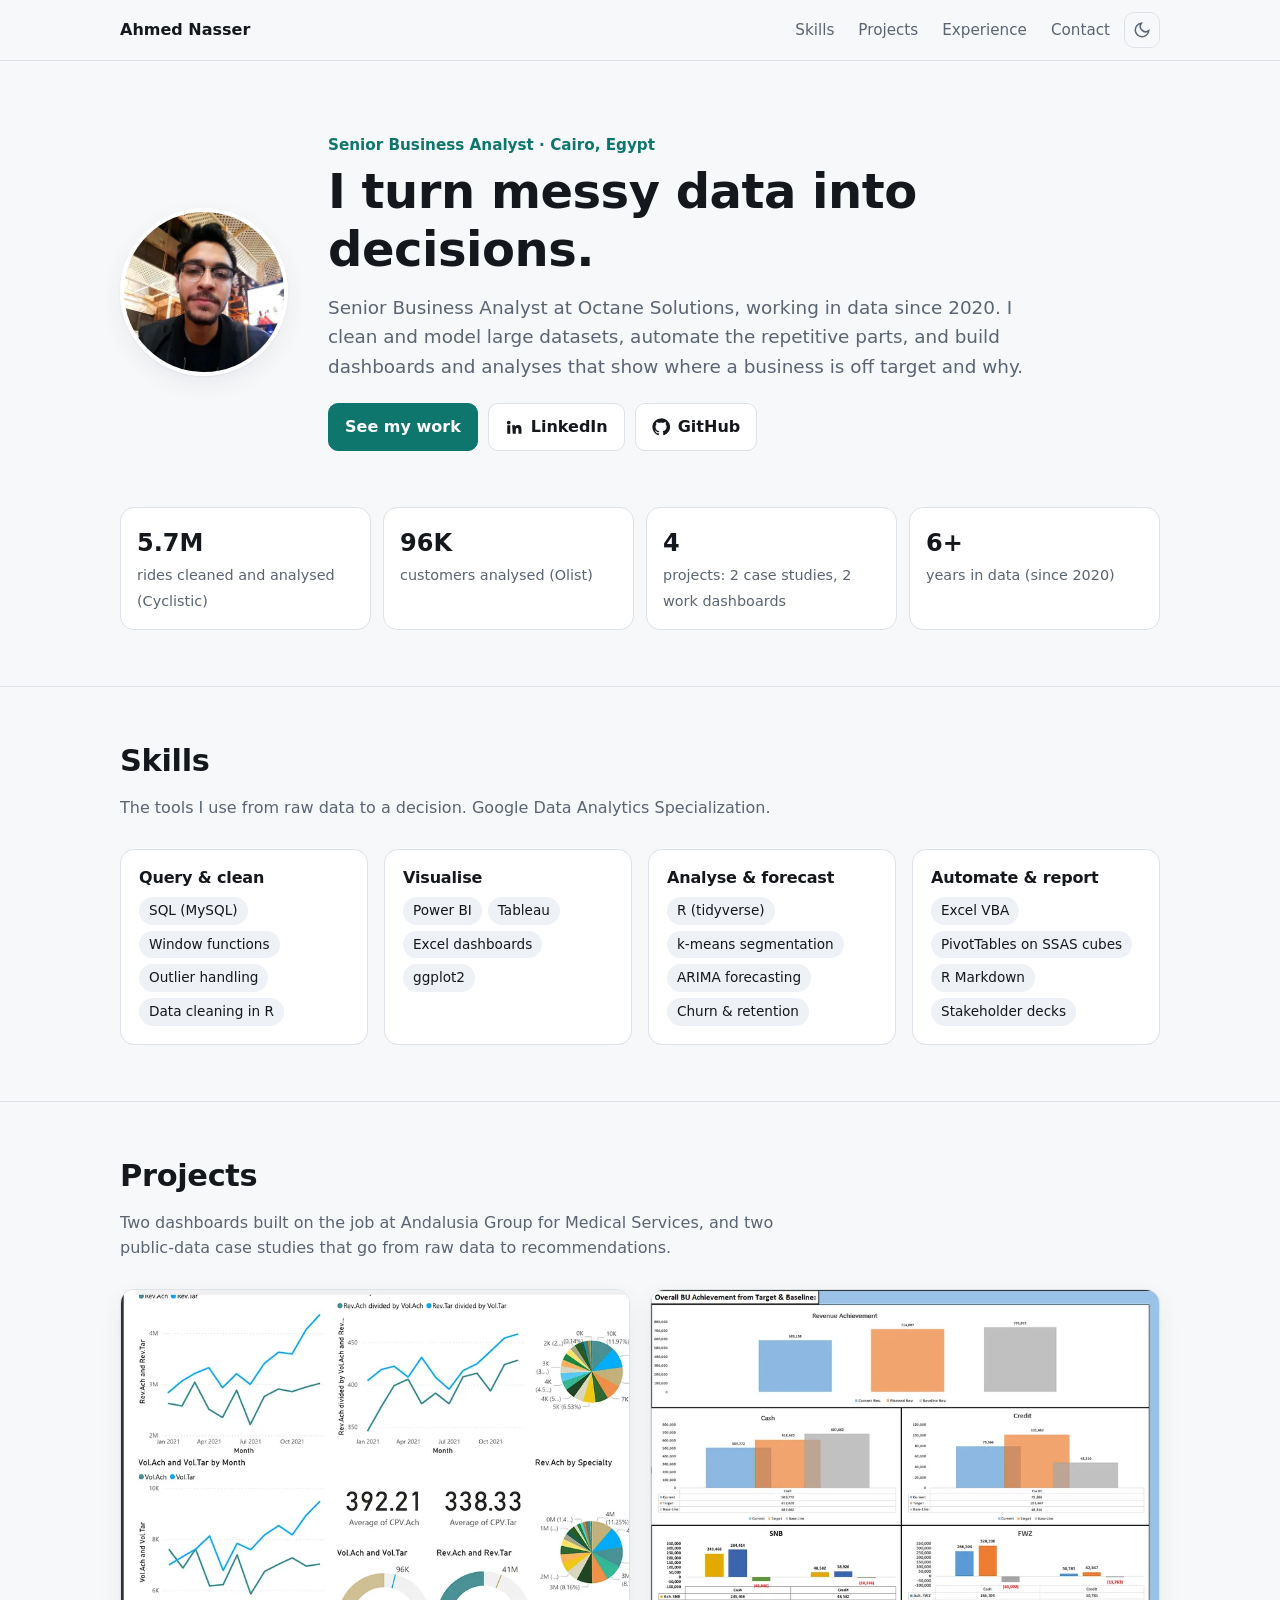
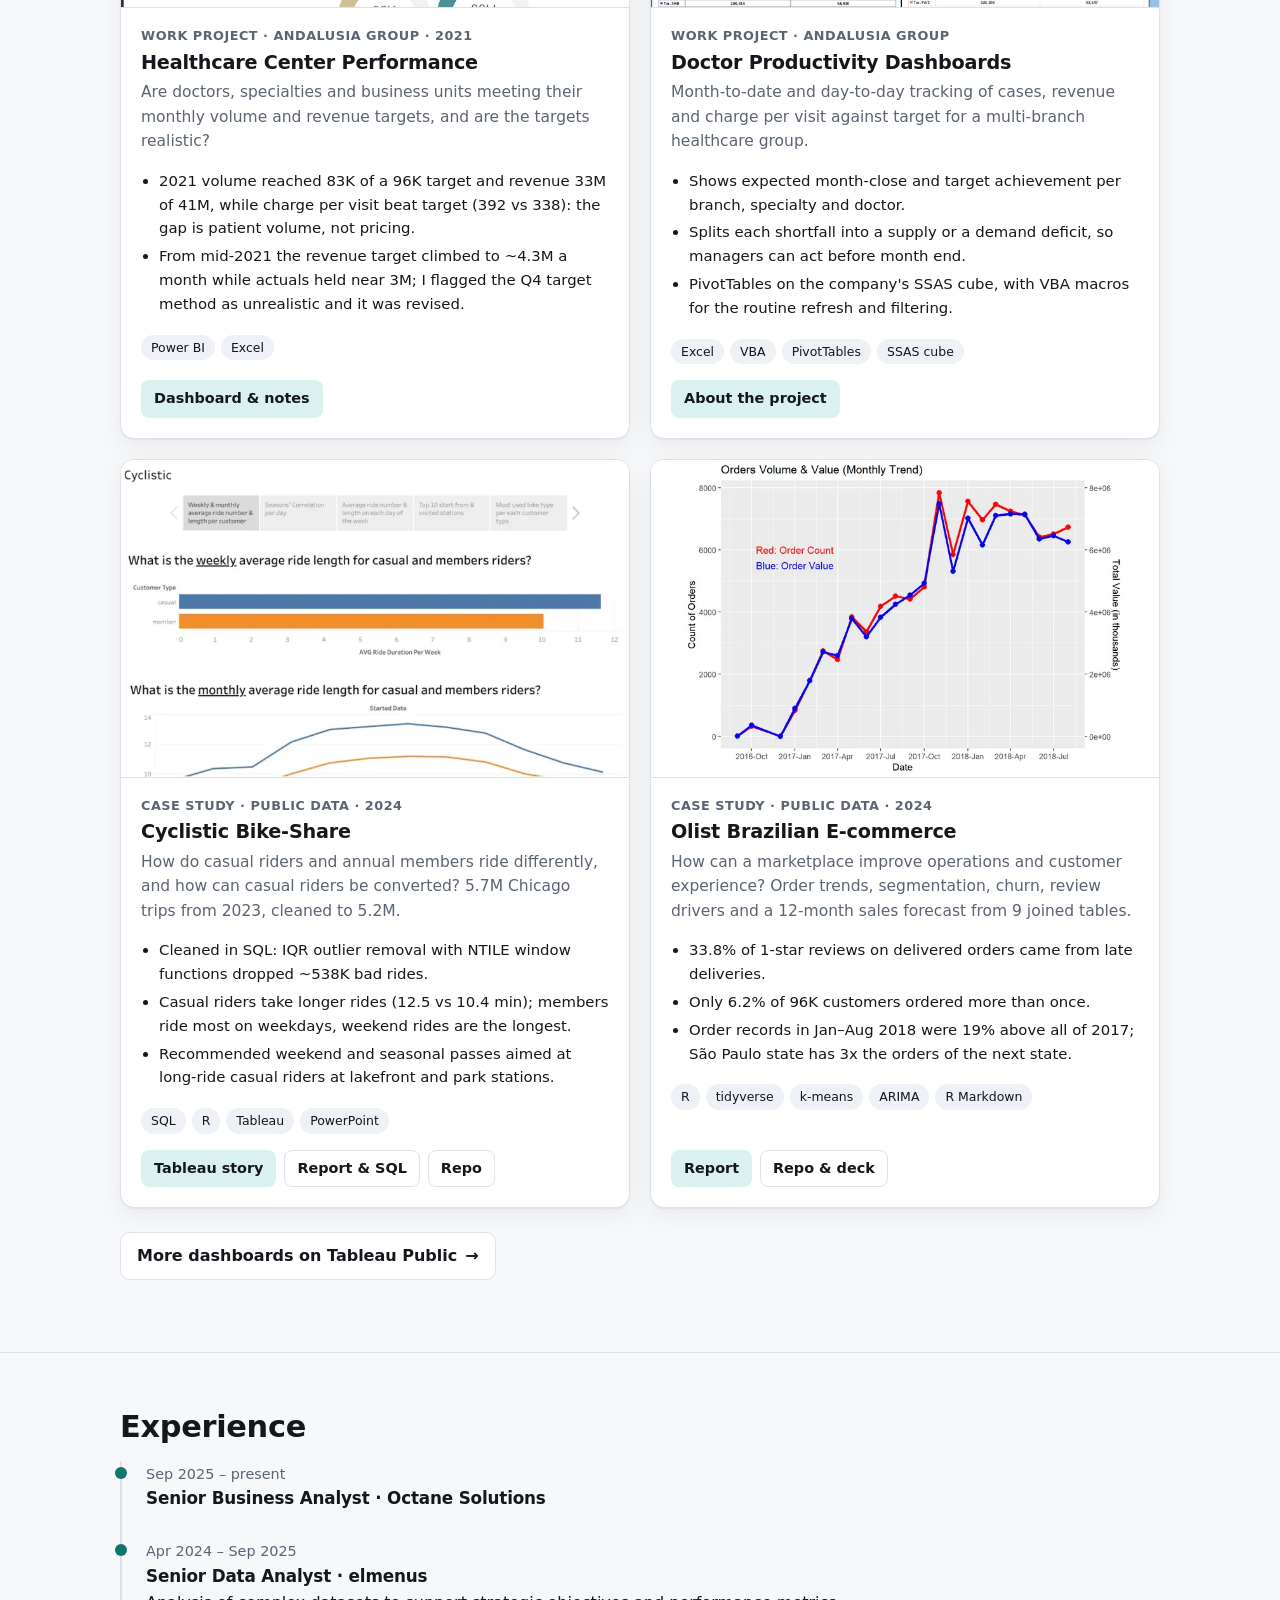
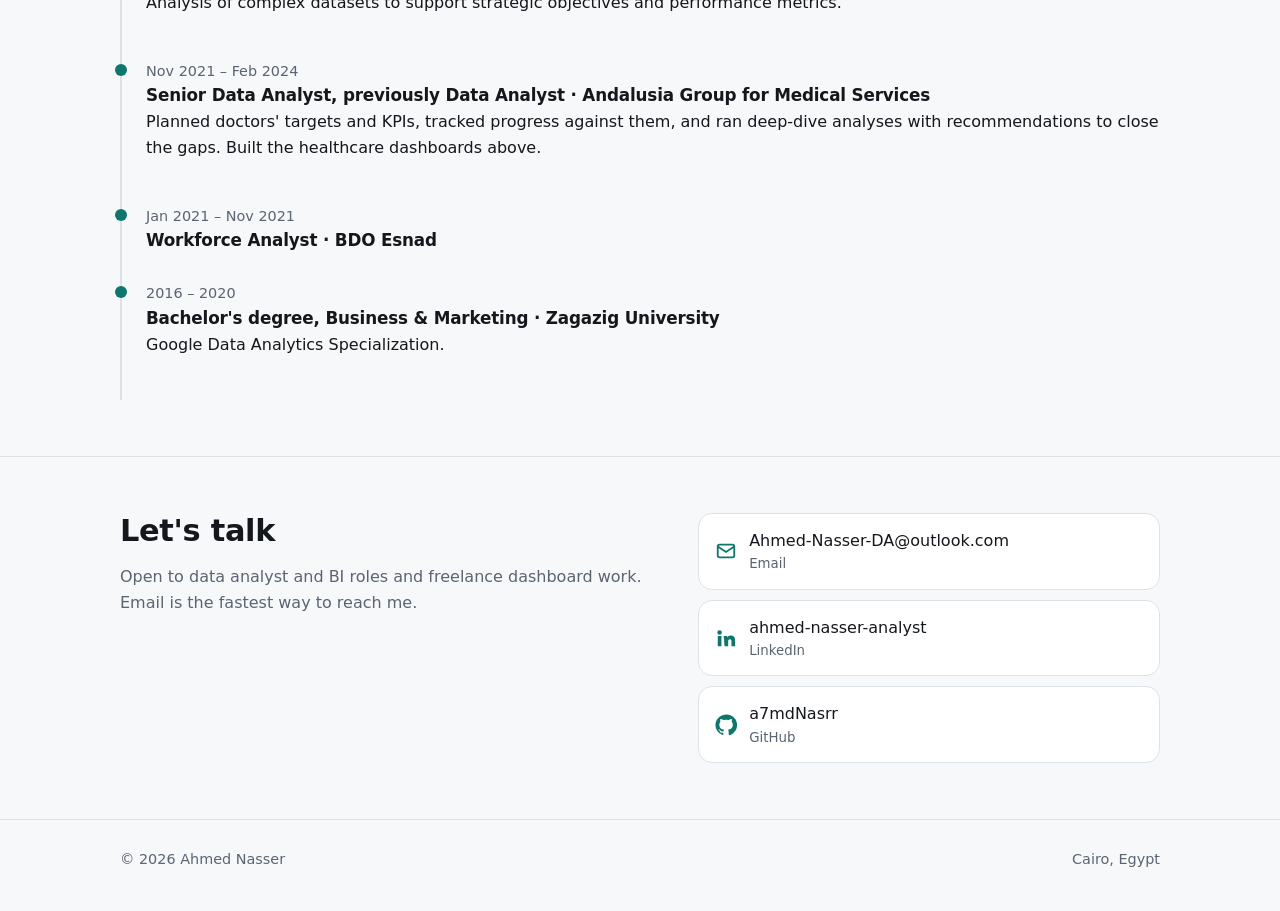
<file: index.html>
<!doctype html>
<html lang="en">
<head>
  <meta charset="utf-8">
  <meta name="viewport" content="width=device-width, initial-scale=1">
  <script>
    try { var t = localStorage.getItem("theme"); if (t) document.documentElement.dataset.theme = t; } catch (e) {}
  </script>
  <title>Ahmed Nasser · Senior Business Analyst</title>
  <meta name="description" content="Ahmed Nasser, senior business analyst in Cairo. SQL, Power BI, Tableau, Excel/VBA and R: bike-share and e-commerce case studies and healthcare performance dashboards.">
  <meta name="author" content="Ahmed Nasser">
  <meta name="theme-color" content="#f7f8fa" media="(prefers-color-scheme: light)">
  <meta name="theme-color" content="#0e1116" media="(prefers-color-scheme: dark)">
  <!-- TODO after renaming the repo to a7mdNasrr.github.io: update the 3 URLs below -->
  <link rel="canonical" href="https://a7mdnasrr.github.io/AhmedNasser.github.io/">
  <meta property="og:type" content="website">
  <meta property="og:title" content="Ahmed Nasser · Senior Business Analyst">
  <meta property="og:description" content="Senior business analyst: case studies and dashboards with SQL, Power BI, Tableau, Excel/VBA and R.">
  <meta property="og:url" content="https://a7mdnasrr.github.io/AhmedNasser.github.io/">
  <meta property="og:image" content="https://a7mdnasrr.github.io/AhmedNasser.github.io/images/avatar-336.jpg">
  <meta name="twitter:card" content="summary">
  <link rel="icon" href="data:image/svg+xml,%3Csvg xmlns='http://www.w3.org/2000/svg' viewBox='0 0 64 64'%3E%3Crect width='64' height='64' rx='14' fill='%230f766e'/%3E%3Cpath d='M14 46h8v-12h-8zM28 46h8V22h-8zM42 46h8V14h-8z' fill='%23fff'/%3E%3C/svg%3E">
  <link rel="stylesheet" href="assets/site.css">
  <script type="application/ld+json">
  {"@context":"https://schema.org","@type":"Person","name":"Ahmed Nasser","jobTitle":"Senior Business Analyst","worksFor":{"@type":"Organization","name":"Octane Solutions"},
   "address":{"@type":"PostalAddress","addressLocality":"Cairo","addressCountry":"EG"},
   "sameAs":["https://github.com/a7mdNasrr","https://www.linkedin.com/in/ahmed-nasser-analyst","https://public.tableau.com/app/profile/ahmed.nasser.viz"]}
  </script>
</head>
<body>
  <a class="skip" href="#main">Skip to content</a>

  <header>
    <nav class="nav" aria-label="Main">
      <div class="wrap">
        <a class="brand" href="#top">Ahmed Nasser</a>
        <ul>
          <li class="hide-sm"><a href="#skills">Skills</a></li>
          <li><a href="#projects">Projects</a></li>
          <li class="hide-sm"><a href="#experience">Experience</a></li>
          <li><a href="#contact">Contact</a></li>
          <li><button class="theme" type="button" aria-label="Dark theme" aria-pressed="false" title="Switch theme">
            <svg class="moon" width="18" height="18" viewBox="0 0 24 24" fill="none" stroke="currentColor" stroke-width="2" aria-hidden="true"><path d="M21 12.8A9 9 0 1 1 11.2 3a7 7 0 0 0 9.8 9.8z"/></svg>
            <svg class="sun" width="18" height="18" viewBox="0 0 24 24" fill="none" stroke="currentColor" stroke-width="2" aria-hidden="true"><circle cx="12" cy="12" r="4"/><path d="M12 2v2M12 20v2M4.9 4.9l1.4 1.4M17.7 17.7l1.4 1.4M2 12h2M20 12h2M4.9 19.1l1.4-1.4M17.7 6.3l1.4-1.4"/></svg>
          </button></li>
        </ul>
      </div>
    </nav>
  </header>

  <main id="main">
    <section class="hero" id="top" aria-labelledby="hero-title">
      <div class="wrap">
        <picture>
          <source srcset="images/avatar-336.webp" type="image/webp">
          <img class="avatar" src="images/avatar-336.jpg" width="168" height="168" alt="Portrait of Ahmed Nasser" fetchpriority="high">
        </picture>
        <div>
          <p class="eyebrow">Senior Business Analyst · Cairo, Egypt</p>
          <h1 id="hero-title">I turn messy data into decisions.</h1>
          <p class="lead">
            Senior Business Analyst at Octane Solutions, working in data since 2020.
            I clean and model large datasets, automate the repetitive parts, and build dashboards and analyses
            that show where a business is off target and why.
          </p>
          <div class="actions">
            <a class="btn primary" href="#projects">See my work</a>
            <a class="btn" href="https://www.linkedin.com/in/ahmed-nasser-analyst" rel="noopener">
              <svg viewBox="0 0 24 24" fill="currentColor" aria-hidden="true"><path d="M4.98 3.5a2.5 2.5 0 1 1 0 5 2.5 2.5 0 0 1 0-5zM3 9.75h4V21H3zM9.5 9.75h3.8v1.6h.06c.53-1 1.84-2.06 3.79-2.06 4.05 0 4.8 2.67 4.8 6.14V21h-4v-5.01c0-1.2-.02-2.73-1.66-2.73-1.67 0-1.92 1.3-1.92 2.64V21h-4z"/></svg>
              LinkedIn</a>
            <a class="btn" href="https://github.com/a7mdNasrr" rel="noopener">
              <svg viewBox="0 0 24 24" fill="currentColor" aria-hidden="true"><path d="M12 .5a11.5 11.5 0 0 0-3.64 22.41c.58.1.79-.25.79-.56v-2c-3.2.7-3.88-1.37-3.88-1.37-.53-1.33-1.28-1.69-1.28-1.69-1.05-.71.08-.7.08-.7 1.16.08 1.77 1.19 1.77 1.19 1.03 1.77 2.71 1.26 3.37.96.1-.75.4-1.26.73-1.55-2.55-.29-5.24-1.28-5.24-5.69 0-1.26.45-2.29 1.19-3.1-.12-.29-.52-1.46.11-3.05 0 0 .97-.31 3.17 1.18a11 11 0 0 1 5.77 0c2.2-1.49 3.17-1.18 3.17-1.18.63 1.59.23 2.76.11 3.05.74.81 1.19 1.84 1.19 3.1 0 4.42-2.7 5.39-5.26 5.68.41.36.78 1.06.78 2.14v3.17c0 .31.21.67.8.56A11.5 11.5 0 0 0 12 .5z"/></svg>
              GitHub</a>
          </div>
        </div>
        <ul class="stats" aria-label="Highlights">
          <li class="stat"><b>5.7M</b> <span>rides cleaned and analysed (Cyclistic)</span></li>
          <li class="stat"><b>96K</b> <span>customers analysed (Olist)</span></li>
          <li class="stat"><b>4</b> <span>projects: 2 case studies, 2 work dashboards</span></li>
          <li class="stat"><b>6+</b> <span>years in data (since 2020)</span></li>
        </ul>
      </div>
    </section>

    <section id="skills">
      <div class="wrap">
        <h2>Skills</h2>
        <p class="section-intro">The tools I use from raw data to a decision. Google Data Analytics Specialization.</p>
        <div class="skills">
          <div class="skill"><h3>Query &amp; clean</h3><ul class="chips"><li>SQL (MySQL)</li><li>Window functions</li><li>Outlier handling</li><li>Data cleaning in R</li></ul></div>
          <div class="skill"><h3>Visualise</h3><ul class="chips"><li>Power BI</li><li>Tableau</li><li>Excel dashboards</li><li>ggplot2</li></ul></div>
          <div class="skill"><h3>Analyse &amp; forecast</h3><ul class="chips"><li>R (tidyverse)</li><li>k-means segmentation</li><li>ARIMA forecasting</li><li>Churn &amp; retention</li></ul></div>
          <div class="skill"><h3>Automate &amp; report</h3><ul class="chips"><li>Excel VBA</li><li>PivotTables on SSAS cubes</li><li>R Markdown</li><li>Stakeholder decks</li></ul></div>
        </div>
      </div>
    </section>

    <section id="projects">
      <div class="wrap">
        <h2>Projects</h2>
        <p class="section-intro">Two dashboards built on the job at Andalusia Group for Medical Services, and two public-data case studies that go from raw data to recommendations.</p>
        <div class="projects">

          <article class="card">
            <div class="thumb"><img src="images/powerbi.webp" width="800" height="500" loading="lazy" decoding="async" alt="Power BI charts of monthly revenue and volume against target, and charge per visit"></div>
            <div class="body">
              <p class="meta">Work project · Andalusia Group · 2021</p>
              <h3>Healthcare Center Performance</h3>
              <p class="summary">Are doctors, specialties and business units meeting their monthly volume and revenue targets, and are the targets realistic?</p>
              <ul class="findings">
                <li>2021 volume reached 83K of a 96K target and revenue 33M of 41M, while charge per visit beat target (392 vs 338): the gap is patient volume, not pricing.</li>
                <li>From mid-2021 the revenue target climbed to ~4.3M a month while actuals held near 3M; I flagged the Q4 target method as unrealistic and it was revised.</li>
              </ul>
              <ul class="chips"><li>Power BI</li><li>Excel</li></ul>
              <div class="links">
                <a class="main" href="https://github.com/a7mdNasrr/Healthcare-center-analysis-PowerBI" rel="noopener">Dashboard &amp; notes</a>
              </div>
            </div>
          </article>

          <article class="card">
            <div class="thumb"><img src="images/excel.webp" width="800" height="500" loading="lazy" decoding="async" alt="Excel dashboard of business unit revenue achievement against target and baseline"></div>
            <div class="body">
              <p class="meta">Work project · Andalusia Group</p>
              <h3>Doctor Productivity Dashboards</h3>
              <p class="summary">Month-to-date and day-to-day tracking of cases, revenue and charge per visit against target for a multi-branch healthcare group.</p>
              <ul class="findings">
                <li>Shows expected month-close and target achievement per branch, specialty and doctor.</li>
                <li>Splits each shortfall into a supply or a demand deficit, so managers can act before month end.</li>
                <li>PivotTables on the company's SSAS cube, with VBA macros for the routine refresh and filtering.</li>
              </ul>
              <ul class="chips"><li>Excel</li><li>VBA</li><li>PivotTables</li><li>SSAS cube</li></ul>
              <div class="links">
                <a class="main" href="https://github.com/a7mdNasrr/Employee-Performance-Analysis-Excel-VBA#readme" rel="noopener">About the project</a>
              </div>
            </div>
          </article>

          <article class="card">
            <div class="thumb"><img src="images/cyclistic.webp" width="800" height="500" loading="lazy" decoding="async" alt="Tableau story comparing weekly and monthly ride length of casual riders and members"></div>
            <div class="body">
              <p class="meta">Case study · public data · 2024</p>
              <h3>Cyclistic Bike-Share</h3>
              <p class="summary">How do casual riders and annual members ride differently, and how can casual riders be converted? 5.7M Chicago trips from 2023, cleaned to 5.2M.</p>
              <ul class="findings">
                <li>Cleaned in SQL: IQR outlier removal with NTILE window functions dropped ~538K bad rides.</li>
                <li>Casual riders take longer rides (12.5 vs 10.4 min); members ride most on weekdays, weekend rides are the longest.</li>
                <li>Recommended weekend and seasonal passes aimed at long-ride casual riders at lakefront and park stations.</li>
              </ul>
              <ul class="chips"><li>SQL</li><li>R</li><li>Tableau</li><li>PowerPoint</li></ul>
              <div class="links">
                <a class="main" href="https://public.tableau.com/app/profile/ahmed.nasser.viz/viz/BikeShare_17087406050140/CyclisticStory" rel="noopener">Tableau story</a>
                <a href="rmarkdown/">Report &amp; SQL</a>
                <a href="https://github.com/a7mdNasrr/Cyclistic-bike-share" rel="noopener">Repo</a>
              </div>
            </div>
          </article>

          <article class="card">
            <div class="thumb"><img src="images/olist.webp" width="800" height="500" loading="lazy" decoding="async" alt="Line chart of Olist monthly order count and order value, Oct 2016 to Aug 2018"></div>
            <div class="body">
              <p class="meta">Case study · public data · 2024</p>
              <h3>Olist Brazilian E-commerce</h3>
              <p class="summary">How can a marketplace improve operations and customer experience? Order trends, segmentation, churn, review drivers and a 12-month sales forecast from 9 joined tables.</p>
              <ul class="findings">
                <li>33.8% of 1-star reviews on delivered orders came from late deliveries.</li>
                <li>Only 6.2% of 96K customers ordered more than once.</li>
                <li>Order records in Jan–Aug 2018 were 19% above all of 2017; São Paulo state has 3x the orders of the next state.</li>
              </ul>
              <ul class="chips"><li>R</li><li>tidyverse</li><li>k-means</li><li>ARIMA</li><li>R Markdown</li></ul>
              <div class="links">
                <a class="main" href="rmarkdown/olist-rmarkdown/">Report</a>
                <a href="https://github.com/a7mdNasrr/Olist-Brazilian-E-commerce-Analysis-Project" rel="noopener">Repo &amp; deck</a>
              </div>
            </div>
          </article>

        </div>
        <p class="more"><a class="btn" href="https://public.tableau.com/app/profile/ahmed.nasser.viz/vizzes" rel="noopener">More dashboards on Tableau Public <span aria-hidden="true">→</span></a></p>
      </div>
    </section>

    <section id="experience">
      <div class="wrap">
        <h2>Experience</h2>
        <ol class="timeline">
          <li><span class="when">Sep 2025 – present</span><h3>Senior Business Analyst · Octane Solutions</h3></li>
          <li><span class="when">Apr 2024 – Sep 2025</span><h3>Senior Data Analyst · elmenus</h3><p>Analysis of complex datasets to support strategic objectives and performance metrics.</p></li>
          <li><span class="when">Nov 2021 – Feb 2024</span><h3>Senior Data Analyst, previously Data Analyst · Andalusia Group for Medical Services</h3><p>Planned doctors' targets and KPIs, tracked progress against them, and ran deep-dive analyses with recommendations to close the gaps. Built the healthcare dashboards above.</p></li>
          <li><span class="when">Jan 2021 – Nov 2021</span><h3>Workforce Analyst · BDO Esnad</h3></li>
          <li><span class="when">2016 – 2020</span><h3>Bachelor's degree, Business &amp; Marketing · Zagazig University</h3><p>Google Data Analytics Specialization.</p></li>
        </ol>
      </div>
    </section>

    <section id="contact">
      <div class="wrap contact">
        <div>
          <h2>Let's talk</h2>
          <p class="section-intro">Open to data analyst and BI roles and freelance dashboard work. Email is the fastest way to reach me.</p>
        </div>
        <ul class="contact-list">
          <li><a href="mailto:Ahmed-Nasser-DA@outlook.com">
            <svg viewBox="0 0 24 24" fill="none" stroke="currentColor" stroke-width="2" aria-hidden="true"><rect x="3" y="5" width="18" height="14" rx="2"/><path d="m3 7 9 6 9-6"/></svg>
            <span>Ahmed-Nasser-DA@outlook.com<small>Email</small></span></a></li>
          <li><a href="https://www.linkedin.com/in/ahmed-nasser-analyst" rel="noopener">
            <svg viewBox="0 0 24 24" fill="currentColor" aria-hidden="true"><path d="M4.98 3.5a2.5 2.5 0 1 1 0 5 2.5 2.5 0 0 1 0-5zM3 9.75h4V21H3zM9.5 9.75h3.8v1.6h.06c.53-1 1.84-2.06 3.79-2.06 4.05 0 4.8 2.67 4.8 6.14V21h-4v-5.01c0-1.2-.02-2.73-1.66-2.73-1.67 0-1.92 1.3-1.92 2.64V21h-4z"/></svg>
            <span>ahmed-nasser-analyst<small>LinkedIn</small></span></a></li>
          <li><a href="https://github.com/a7mdNasrr" rel="noopener">
            <svg viewBox="0 0 24 24" fill="currentColor" aria-hidden="true"><path d="M12 .5a11.5 11.5 0 0 0-3.64 22.41c.58.1.79-.25.79-.56v-2c-3.2.7-3.88-1.37-3.88-1.37-.53-1.33-1.28-1.69-1.28-1.69-1.05-.71.08-.7.08-.7 1.16.08 1.77 1.19 1.77 1.19 1.03 1.77 2.71 1.26 3.37.96.1-.75.4-1.26.73-1.55-2.55-.29-5.24-1.28-5.24-5.69 0-1.26.45-2.29 1.19-3.1-.12-.29-.52-1.46.11-3.05 0 0 .97-.31 3.17 1.18a11 11 0 0 1 5.77 0c2.2-1.49 3.17-1.18 3.17-1.18.63 1.59.23 2.76.11 3.05.74.81 1.19 1.84 1.19 3.1 0 4.42-2.7 5.39-5.26 5.68.41.36.78 1.06.78 2.14v3.17c0 .31.21.67.8.56A11.5 11.5 0 0 0 12 .5z"/></svg>
            <span>a7mdNasrr<small>GitHub</small></span></a></li>
        </ul>
      </div>
    </section>
  </main>

  <footer>
    <div class="wrap">
      <span>© <span id="year">2026</span> Ahmed Nasser</span>
      <span>Cairo, Egypt</span>
    </div>
  </footer>

  <script>
    (function () {
      var root = document.documentElement, btn = document.querySelector(".theme");
      function isDark() { return root.dataset.theme ? root.dataset.theme === "dark" : matchMedia("(prefers-color-scheme: dark)").matches; }
      function sync() { btn.setAttribute("aria-pressed", String(isDark())); }
      btn.addEventListener("click", function () {
        root.dataset.theme = isDark() ? "light" : "dark";
        try { localStorage.setItem("theme", root.dataset.theme); } catch (e) {}
        sync();
      });
      sync();
      document.getElementById("year").textContent = new Date().getFullYear();
    })();
  </script>
</body>
</html>
</file>
<file: assets/site.css>
:root {
  --bg: #f7f8fa;
  --surface: #ffffff;
  --surface-2: #eef1f5;
  --text: #14171c;
  --muted: #5a6472;
  --line: #dde2e9;
  --accent: #0f766e;
  --accent-ink: #ffffff;
  --accent-soft: #d9f2ef;
  --shadow: 0 1px 2px rgba(16, 24, 40, .06), 0 8px 24px rgba(16, 24, 40, .06);
  --radius: 14px;
  --max: 1080px;
  color-scheme: light;
}
@media (prefers-color-scheme: dark) {
  :root:not([data-theme="light"]) {
    --bg: #0e1116;
    --surface: #161b22;
    --surface-2: #1d242d;
    --text: #e8ecf1;
    --muted: #9aa5b4;
    --line: #2a323d;
    --accent: #2dd4bf;
    --accent-ink: #062a26;
    --accent-soft: #123a36;
    --shadow: 0 1px 2px rgba(0, 0, 0, .3), 0 8px 24px rgba(0, 0, 0, .25);
    color-scheme: dark;
  }
}
:root[data-theme="dark"] {
  --bg: #0e1116;
  --surface: #161b22;
  --surface-2: #1d242d;
  --text: #e8ecf1;
  --muted: #9aa5b4;
  --line: #2a323d;
  --accent: #2dd4bf;
  --accent-ink: #062a26;
  --accent-soft: #123a36;
  --shadow: 0 1px 2px rgba(0, 0, 0, .3), 0 8px 24px rgba(0, 0, 0, .25);
  color-scheme: dark;
}

*, *::before, *::after { box-sizing: border-box; }
html { scroll-behavior: smooth; scroll-padding-top: 72px; }
@media (prefers-reduced-motion: reduce) { html { scroll-behavior: auto; } * { transition: none !important; } }
body {
  margin: 0;
  background: var(--bg);
  color: var(--text);
  font: 16px/1.6 system-ui, -apple-system, "Segoe UI", Roboto, "Helvetica Neue", Arial, sans-serif;
  -webkit-font-smoothing: antialiased;
}
img { max-width: 100%; display: block; }
a { color: var(--accent); text-underline-offset: 3px; }
a:focus-visible, button:focus-visible { outline: 3px solid var(--accent); outline-offset: 3px; border-radius: 6px; }
h1, h2, h3 { line-height: 1.2; margin: 0 0 .5em; letter-spacing: -.01em; }
h2 { font-size: clamp(1.5rem, 2.4vw, 1.9rem); }
p { margin: 0 0 1em; }
.wrap { max-width: var(--max); margin: 0 auto; padding: 0 20px; }
.skip { position: absolute; left: -999px; top: 8px; background: var(--surface); padding: 8px 12px; border-radius: 8px; z-index: 10; }
.skip:focus { left: 8px; }
.todo { background: #fff3bf !important; color: #5c4400 !important; border-radius: 4px; padding: 0 4px; }
.btn.todo { border: 1px dashed #b08900; }

/* nav */
.nav { position: sticky; top: 0; z-index: 5; background: var(--bg); background: color-mix(in srgb, var(--bg) 85%, transparent); -webkit-backdrop-filter: blur(10px); backdrop-filter: blur(10px); border-bottom: 1px solid var(--line); }
.nav .wrap { display: flex; align-items: center; justify-content: space-between; height: 60px; gap: 12px; }
.brand { font-weight: 700; color: var(--text); text-decoration: none; white-space: nowrap; }
.nav ul { display: flex; gap: 4px; list-style: none; margin: 0; padding: 0; align-items: center; }
.nav ul a { color: var(--muted); text-decoration: none; padding: 6px 10px; border-radius: 8px; font-size: .95rem; }
.nav ul a:hover { color: var(--text); background: var(--surface-2); }
.theme { background: none; border: 1px solid var(--line); color: var(--muted); width: 36px; height: 36px; border-radius: 10px; cursor: pointer; display: grid; place-items: center; }
.theme:hover { color: var(--text); }
@media (max-width: 640px) { .nav ul li.hide-sm { display: none; } .nav ul a { padding: 6px 8px; } }
.theme .sun { display: none; }
.theme[aria-pressed="true"] .sun { display: block; }
.theme[aria-pressed="true"] .moon { display: none; }

/* hero */
.hero { padding: 72px 0 56px; }
.hero .wrap { display: grid; grid-template-columns: auto 1fr; gap: 40px; align-items: center; }
.avatar { width: 168px; height: 168px; border-radius: 50%; object-fit: cover; border: 4px solid var(--surface); box-shadow: var(--shadow); }
.eyebrow { color: var(--accent); font-weight: 600; font-size: .95rem; margin-bottom: .4em; }
.hero h1 { font-size: clamp(2rem, 5vw, 3rem); margin-bottom: .3em; }
.lead { font-size: 1.15rem; color: var(--muted); max-width: 60ch; }
.actions { display: flex; flex-wrap: wrap; gap: 10px; margin-top: 22px; }
.btn { display: inline-flex; align-items: center; gap: 8px; padding: 10px 16px; border-radius: 10px; font-weight: 600; text-decoration: none; border: 1px solid var(--line); color: var(--text); background: var(--surface); }
.btn:hover { border-color: var(--accent); }
.btn.primary { background: var(--accent); color: var(--accent-ink); border-color: var(--accent); }
.btn svg { width: 18px; height: 18px; flex: none; }
@media (max-width: 720px) {
  .hero { padding: 40px 0 32px; }
  .hero .wrap { grid-template-columns: 1fr; gap: 20px; }
  .avatar { width: 112px; height: 112px; }
}

/* stats */
.stats { grid-column: 1 / -1; display: grid; grid-template-columns: repeat(4, 1fr); gap: 12px; margin: 16px 0 0; padding: 0; list-style: none; }
.stat { background: var(--surface); border: 1px solid var(--line); border-radius: var(--radius); padding: 16px; }
.stat b { display: block; font-size: 1.5rem; }
.stat span { color: var(--muted); font-size: .9rem; }
@media (max-width: 760px) { .stats { grid-template-columns: repeat(2, 1fr); } }

section { padding: 56px 0; }
section + section { border-top: 1px solid var(--line); }
.section-intro { color: var(--muted); max-width: 65ch; margin-bottom: 28px; }

/* skills */
.skills { display: grid; grid-template-columns: repeat(auto-fit, minmax(230px, 1fr)); gap: 16px; }
.skill { background: var(--surface); border: 1px solid var(--line); border-radius: var(--radius); padding: 18px; }
.skill h3 { font-size: 1rem; margin-bottom: 10px; }
.chips { display: flex; flex-wrap: wrap; gap: 6px; list-style: none; margin: 0; padding: 0; }
.chips li { background: var(--surface-2); border-radius: 999px; padding: 3px 10px; font-size: .85rem; color: var(--text); }

/* projects */
.projects { display: grid; grid-template-columns: repeat(2, 1fr); gap: 20px; }
@media (max-width: 760px) { .projects { grid-template-columns: 1fr; } }
.card { background: var(--surface); border: 1px solid var(--line); border-radius: var(--radius); overflow: hidden; display: flex; flex-direction: column; box-shadow: var(--shadow); }
.card .thumb { aspect-ratio: 16 / 10; background: #fff; border-bottom: 1px solid var(--line); }
.card .thumb img { width: 100%; height: 100%; object-fit: cover; object-position: top; }
.card .body { padding: 18px 20px 20px; display: flex; flex-direction: column; flex: 1; }
.card h3 { font-size: 1.2rem; margin-bottom: 6px; }
.card .meta { font-size: .8rem; font-weight: 600; text-transform: uppercase; letter-spacing: .04em; color: var(--muted); margin-bottom: 4px; }
.card .summary { color: var(--muted); font-size: .97rem; }
.card ul.findings { margin: 0 0 14px; padding-left: 18px; font-size: .93rem; }
.card ul.findings li { margin-bottom: 4px; }
.card .chips { margin-bottom: 16px; }
.card .chips li { font-size: .78rem; }
.links { display: flex; flex-wrap: wrap; gap: 8px; margin-top: auto; }
.links a { font-size: .9rem; font-weight: 600; padding: 6px 12px; border-radius: 8px; border: 1px solid var(--line); text-decoration: none; color: var(--text); }
.links a:hover { border-color: var(--accent); color: var(--accent); }
.links a.main { background: var(--accent-soft); border-color: transparent; color: var(--text); }
.more { margin-top: 24px; }

/* experience */
.timeline { list-style: none; margin: 0; padding: 0; border-left: 2px solid var(--line); }
.timeline li { position: relative; padding: 0 0 26px 24px; }
.timeline li::before { content: ""; position: absolute; left: -7px; top: 6px; width: 12px; height: 12px; border-radius: 50%; background: var(--accent); }
.timeline .when { color: var(--muted); font-size: .9rem; }
.timeline h3 { font-size: 1.05rem; margin: 2px 0 4px; }

/* contact */
.contact { display: grid; grid-template-columns: 1.2fr 1fr; gap: 24px; align-items: start; }
@media (max-width: 720px) { .contact { grid-template-columns: 1fr; } }
.contact-list { list-style: none; margin: 0; padding: 0; display: grid; gap: 10px; }
.contact-list a { display: flex; align-items: center; gap: 12px; padding: 14px 16px; border: 1px solid var(--line); border-radius: var(--radius); background: var(--surface); color: var(--text); text-decoration: none; }
.contact-list a:hover { border-color: var(--accent); }
.contact-list svg { width: 22px; height: 22px; color: var(--accent); flex: none; }
.contact-list small { display: block; color: var(--muted); }

footer { padding: 28px 0 40px; color: var(--muted); font-size: .9rem; border-top: 1px solid var(--line); }
footer .wrap { display: flex; justify-content: space-between; gap: 12px; flex-wrap: wrap; }
</file>
